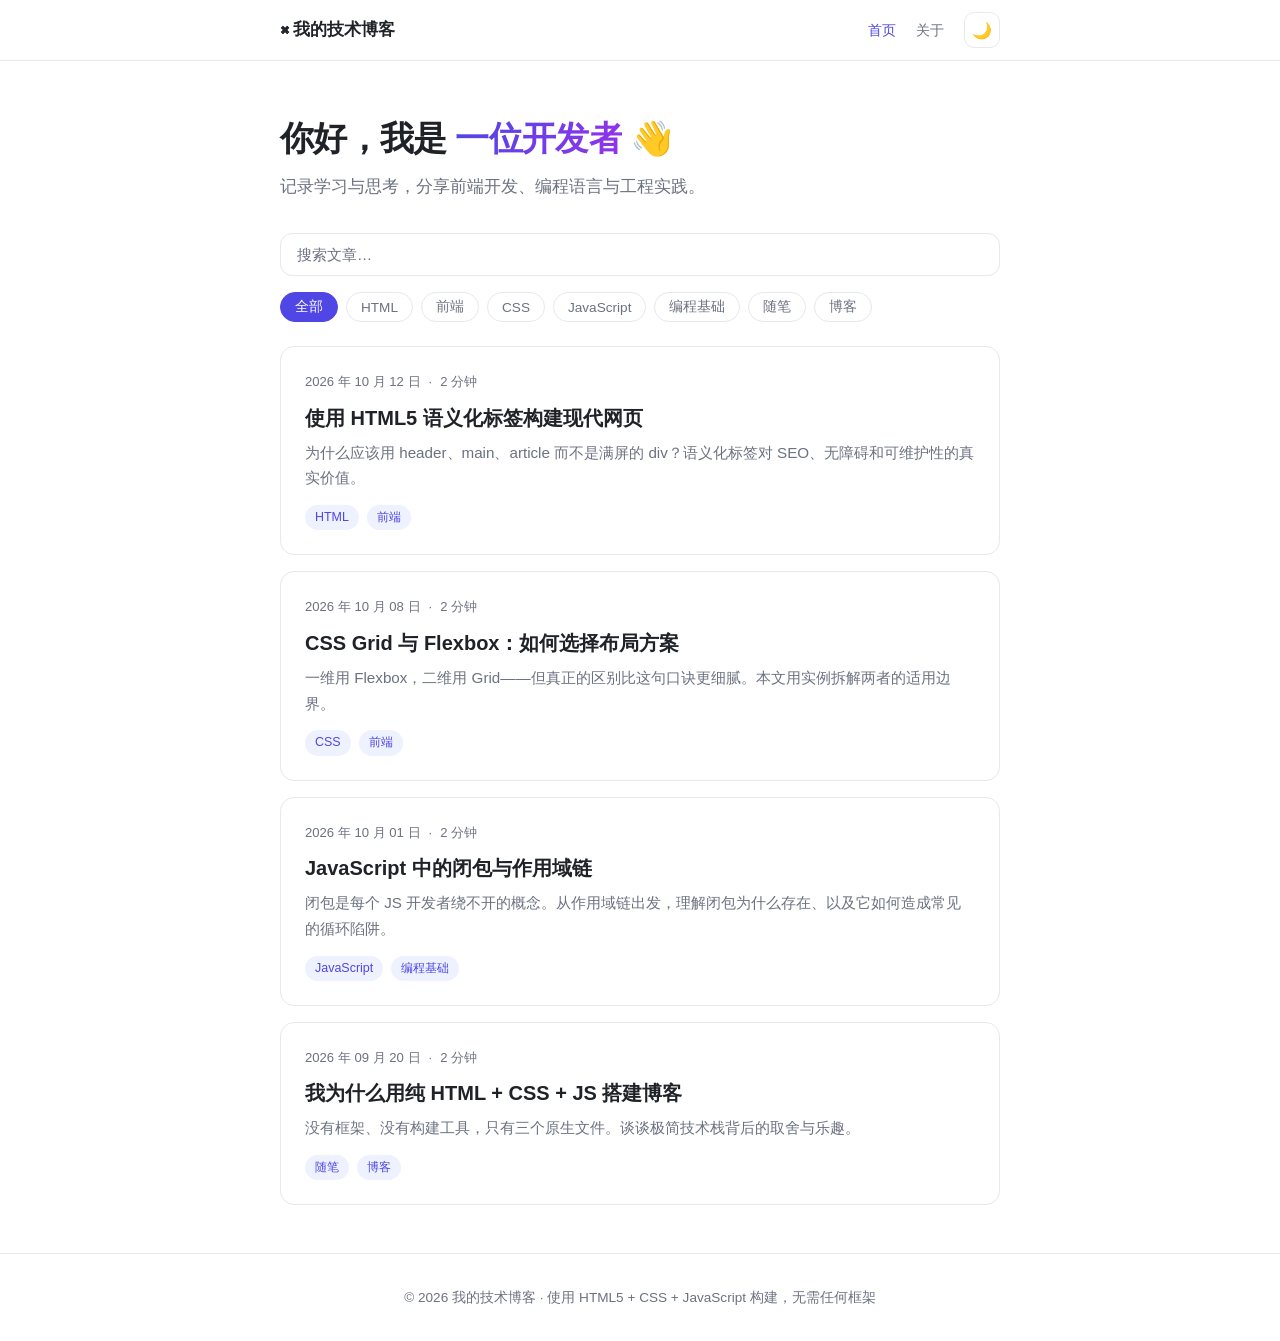
<file: index.html>
<!DOCTYPE html>
<html lang="zh-CN">
<head>
  <meta charset="UTF-8">
  <meta name="viewport" content="width=device-width, initial-scale=1.0">
  <title>我的技术博客</title>
  <meta name="description" content="分享前端开发、编程学习与技术思考的个人博客">
  <link rel="stylesheet" href="css/style.css">
</head>
<body>
  <header class="site-header">
    <div class="container header-inner">
      <a href="index.html" class="brand">⌘ 我的技术博客</a>
      <nav class="site-nav">
        <a href="index.html" class="active">首页</a>
        <a href="#about">关于</a>
        <button class="theme-toggle" aria-label="切换主题">🌙</button>
      </nav>
    </div>
  </header>

  <main class="container">
    <section class="hero">
      <h1>你好，我是 <span class="highlight">一位开发者</span> 👋</h1>
      <p>记录学习与思考，分享前端开发、编程语言与工程实践。</p>
    </section>

    <section class="toolbar">
      <input type="search" id="search-input" placeholder="搜索文章…" aria-label="搜索文章">
    </section>

    <section id="tag-bar" class="tag-bar" aria-label="按标签筛选"></section>

    <section id="posts-grid" class="posts-grid"></section>
  </main>

  <footer class="site-footer" id="about">
    <div class="container">
      <p>© 2026 我的技术博客 · 使用 HTML5 + CSS + JavaScript 构建，无需任何框架</p>
    </div>
  </footer>

  <script src="js/posts.js"></script>
  <script src="js/main.js"></script>
</body>
</html>
</file>
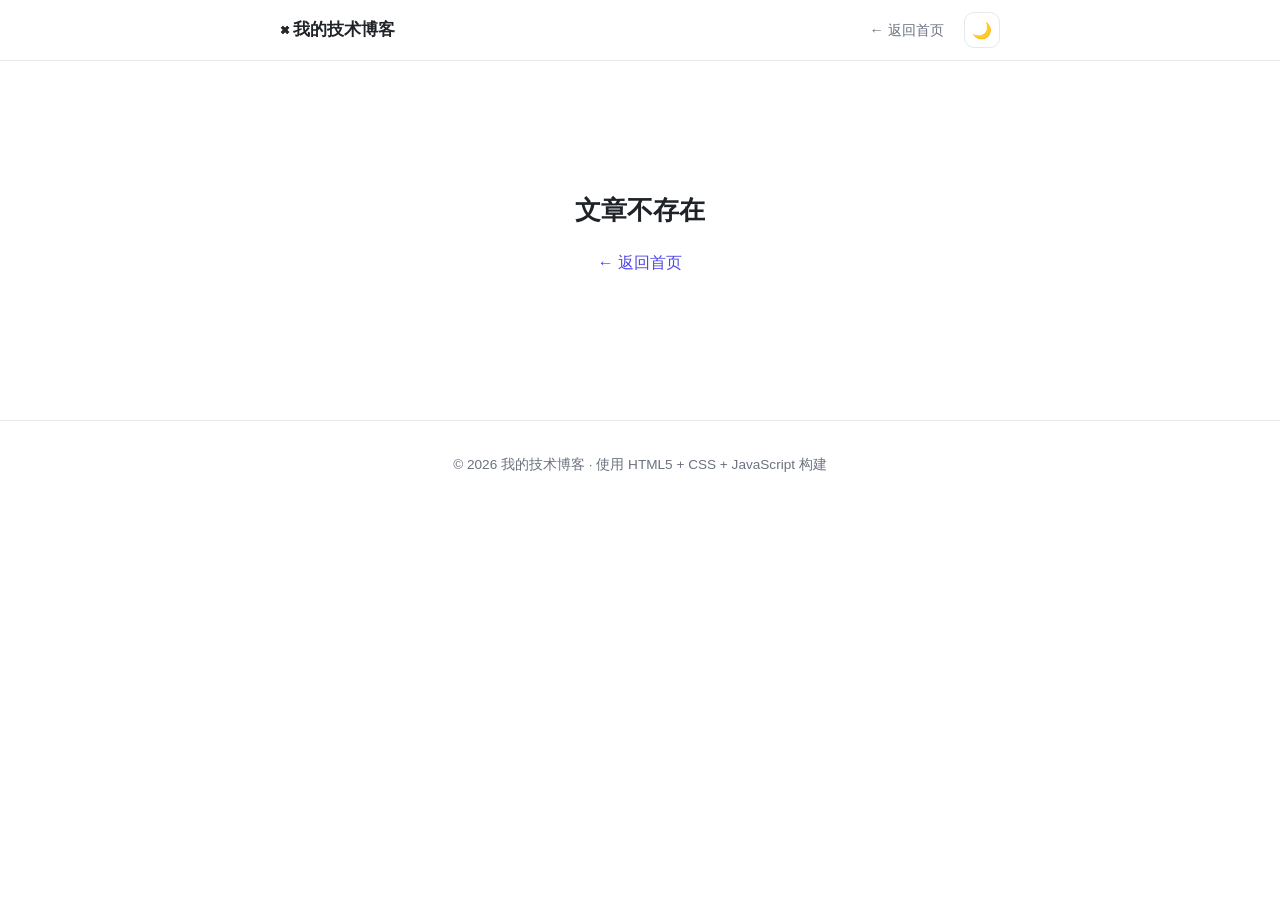
<file: post.html>
<!DOCTYPE html>
<html lang="zh-CN">
<head>
  <meta charset="UTF-8">
  <meta name="viewport" content="width=device-width, initial-scale=1.0">
  <title>文章 · 我的技术博客</title>
  <link rel="stylesheet" href="css/style.css">
</head>
<body>
  <header class="site-header">
    <div class="container header-inner">
      <a href="index.html" class="brand">⌘ 我的技术博客</a>
      <nav class="site-nav">
        <a href="index.html">← 返回首页</a>
        <button class="theme-toggle" aria-label="切换主题">🌙</button>
      </nav>
    </div>
  </header>

  <main class="container">
    <article id="post-content" class="post">
      <header class="post-header">
        <h1 id="post-title"></h1>
        <div id="post-meta" class="post-meta"></div>
        <div id="post-tags" class="tags"></div>
      </header>
      <div id="post-body" class="post-body"></div>
    </article>
  </main>

  <footer class="site-footer">
    <div class="container">
      <p>© 2026 我的技术博客 · 使用 HTML5 + CSS + JavaScript 构建</p>
    </div>
  </footer>

  <script src="js/posts.js"></script>
  <script src="js/main.js"></script>
</body>
</html>
</file>
<file: css/style.css>
/* ============ 主题变量 ============ */
:root {
  --bg: #ffffff;
  --bg-soft: #f6f7f9;
  --bg-card: #ffffff;
  --header-bg: rgba(255, 255, 255, 0.82);
  --text: #1f2328;
  --text-muted: #6b7280;
  --border: #e6e8eb;
  --accent: #4f46e5;
  --accent-hover: #4338ca;
  --accent-soft: #eef2ff;
  --code-bg: #f3f4f6;
  --code-text: #1f2328;
  --shadow: 0 1px 3px rgba(0, 0, 0, 0.06);
  --shadow-lg: 0 12px 32px rgba(0, 0, 0, 0.08);
}

[data-theme="dark"] {
  --bg: #0f1117;
  --bg-soft: #16181d;
  --bg-card: #1a1d25;
  --header-bg: rgba(15, 17, 23, 0.82);
  --text: #e6e8eb;
  --text-muted: #9aa0aa;
  --border: #262a33;
  --accent: #818cf8;
  --accent-hover: #a5b4fc;
  --accent-soft: #1e2438;
  --code-bg: #1c1f27;
  --code-text: #e6e8eb;
  --shadow: 0 1px 3px rgba(0, 0, 0, 0.4);
  --shadow-lg: 0 12px 32px rgba(0, 0, 0, 0.5);
}

/* ============ 基础 ============ */
* { box-sizing: border-box; margin: 0; padding: 0; }

html { scroll-behavior: smooth; }

body {
  font-family: -apple-system, BlinkMacSystemFont, "Segoe UI", Roboto,
    "Helvetica Neue", Arial, "PingFang SC", "Hiragino Sans GB",
    "Microsoft YaHei", sans-serif;
  background: var(--bg);
  color: var(--text);
  line-height: 1.7;
  transition: background 0.3s, color 0.3s;
  -webkit-font-smoothing: antialiased;
}

a { color: var(--accent); text-decoration: none; }
a:hover { color: var(--accent-hover); }

.container { max-width: 760px; margin: 0 auto; padding: 0 20px; }

/* ============ 顶部导航 ============ */
.site-header {
  position: sticky;
  top: 0;
  z-index: 100;
  background: var(--header-bg);
  backdrop-filter: blur(12px);
  -webkit-backdrop-filter: blur(12px);
  border-bottom: 1px solid var(--border);
}

.header-inner {
  display: flex;
  align-items: center;
  justify-content: space-between;
  height: 60px;
}

.brand {
  font-size: 1.05rem;
  font-weight: 700;
  color: var(--text);
}
.brand:hover { color: var(--accent); }

.site-nav { display: flex; align-items: center; gap: 20px; }

.site-nav a {
  font-size: 0.9rem;
  color: var(--text-muted);
}
.site-nav a:hover,
.site-nav a.active { color: var(--accent); }

.theme-toggle {
  border: 1px solid var(--border);
  background: var(--bg-card);
  color: var(--text);
  width: 36px;
  height: 36px;
  border-radius: 10px;
  cursor: pointer;
  font-size: 1rem;
  transition: transform 0.15s, border-color 0.2s;
}
.theme-toggle:hover { transform: translateY(-1px); border-color: var(--accent); }

/* ============ 首页 Hero ============ */
.hero { padding: 56px 0 24px; }

.hero h1 {
  font-size: 2.1rem;
  line-height: 1.3;
  letter-spacing: -0.02em;
}

.hero .highlight {
  background: linear-gradient(120deg, var(--accent), #9333ea);
  -webkit-background-clip: text;
  background-clip: text;
  color: transparent;
}

.hero p {
  margin-top: 12px;
  font-size: 1.05rem;
  color: var(--text-muted);
}

/* ============ 搜索与标签 ============ */
.toolbar { margin: 8px 0 16px; }

#search-input {
  width: 100%;
  padding: 12px 16px;
  font-size: 0.95rem;
  font-family: inherit;
  color: var(--text);
  background: var(--bg-card);
  border: 1px solid var(--border);
  border-radius: 12px;
  outline: none;
  transition: border-color 0.2s, box-shadow 0.2s;
}
#search-input:focus {
  border-color: var(--accent);
  box-shadow: 0 0 0 3px var(--accent-soft);
}
#search-input::placeholder { color: var(--text-muted); }

.tag-bar {
  display: flex;
  flex-wrap: wrap;
  gap: 8px;
  margin-bottom: 24px;
}

.tag-btn {
  padding: 5px 14px;
  font-size: 0.85rem;
  font-family: inherit;
  color: var(--text-muted);
  background: transparent;
  border: 1px solid var(--border);
  border-radius: 999px;
  cursor: pointer;
  transition: all 0.18s;
}
.tag-btn:hover { color: var(--accent); border-color: var(--accent); }
.tag-btn.active {
  color: #fff;
  background: var(--accent);
  border-color: var(--accent);
}

/* ============ 文章列表 ============ */
.posts-grid {
  display: flex;
  flex-direction: column;
  gap: 16px;
  padding-bottom: 48px;
}

.post-card {
  display: block;
  padding: 24px;
  background: var(--bg-card);
  border: 1px solid var(--border);
  border-radius: 14px;
  transition: transform 0.18s, box-shadow 0.18s, border-color 0.18s;
}
.post-card:hover {
  transform: translateY(-3px);
  box-shadow: var(--shadow-lg);
  border-color: var(--accent);
}

.post-card-meta {
  display: flex;
  align-items: center;
  gap: 8px;
  font-size: 0.82rem;
  color: var(--text-muted);
}

.post-card-title {
  margin: 10px 0 8px;
  font-size: 1.25rem;
  color: var(--text);
  line-height: 1.4;
}
.post-card:hover .post-card-title { color: var(--accent); }

.post-card-excerpt {
  font-size: 0.95rem;
  color: var(--text-muted);
  margin-bottom: 14px;
}

/* ============ 标签徽章 ============ */
.tags { display: flex; flex-wrap: wrap; gap: 8px; }

.tag {
  display: inline-block;
  padding: 2px 10px;
  font-size: 0.78rem;
  color: var(--accent);
  background: var(--accent-soft);
  border-radius: 999px;
}

.empty {
  padding: 48px 0;
  text-align: center;
  color: var(--text-muted);
}

/* ============ 文章详情 ============ */
.post { padding: 48px 0 64px; }

.post-header { margin-bottom: 32px; }

.post-header h1 {
  font-size: 2rem;
  line-height: 1.35;
  letter-spacing: -0.01em;
  margin-bottom: 12px;
}

.post-meta {
  display: flex;
  align-items: center;
  gap: 8px;
  color: var(--text-muted);
  font-size: 0.88rem;
  margin-bottom: 16px;
}

.post-body { font-size: 1.02rem; }

.post-body h2 {
  font-size: 1.4rem;
  margin: 2.2em 0 0.8em;
  padding-bottom: 0.4em;
  border-bottom: 1px solid var(--border);
}

.post-body h3 { font-size: 1.15rem; margin: 1.8em 0 0.6em; }

.post-body p { margin: 1em 0; }

.post-body ul,
.post-body ol { margin: 1em 0; padding-left: 1.6em; }
.post-body li { margin: 0.4em 0; }

.post-body a { text-decoration: underline; text-underline-offset: 3px; }

.post-body blockquote {
  margin: 1.4em 0;
  padding: 4px 20px;
  border-left: 4px solid var(--accent);
  background: var(--bg-soft);
  color: var(--text-muted);
  border-radius: 0 8px 8px 0;
}

.post-body code {
  padding: 2px 6px;
  font-family: "SF Mono", "JetBrains Mono", Consolas, "Courier New", monospace;
  font-size: 0.88em;
  background: var(--code-bg);
  color: var(--code-text);
  border-radius: 5px;
}

.post-body pre {
  margin: 1.4em 0;
  padding: 18px 20px;
  background: var(--code-bg);
  border: 1px solid var(--border);
  border-radius: 12px;
  overflow-x: auto;
}

.post-body pre code {
  padding: 0;
  background: none;
  border-radius: 0;
  font-size: 0.88rem;
  line-height: 1.6;
}

.post-body img { max-width: 100%; border-radius: 12px; }

.post-body hr {
  border: none;
  border-top: 1px solid var(--border);
  margin: 2.4em 0;
}

/* ============ 未找到文章 ============ */
.not-found { padding: 80px 0; text-align: center; }
.not-found h1 { font-size: 1.6rem; margin-bottom: 16px; }

/* ============ 页脚 ============ */
.site-footer {
  border-top: 1px solid var(--border);
  padding: 32px 0;
  text-align: center;
  color: var(--text-muted);
  font-size: 0.85rem;
}

/* ============ 响应式 ============ */
@media (max-width: 520px) {
  .hero h1 { font-size: 1.7rem; }
  .post-header h1 { font-size: 1.55rem; }
  .post-card { padding: 20px; }
}
</file>
